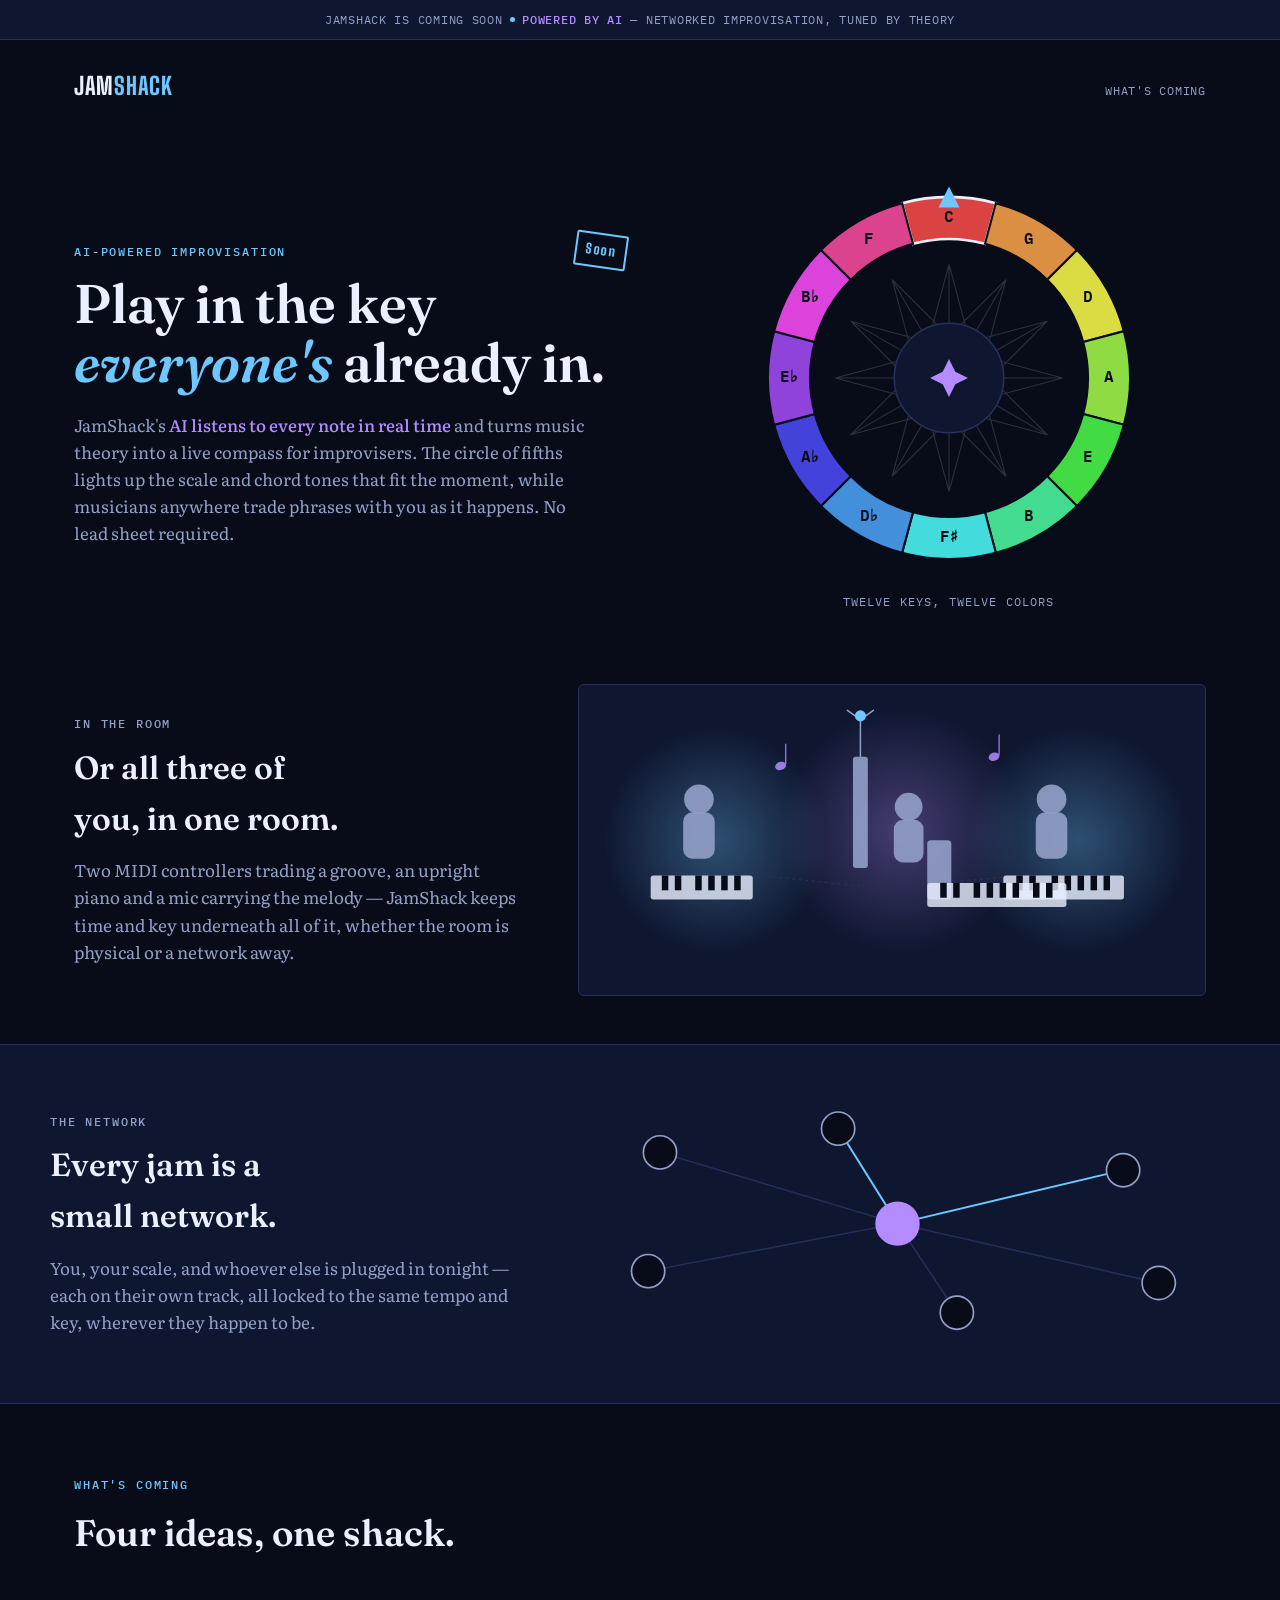
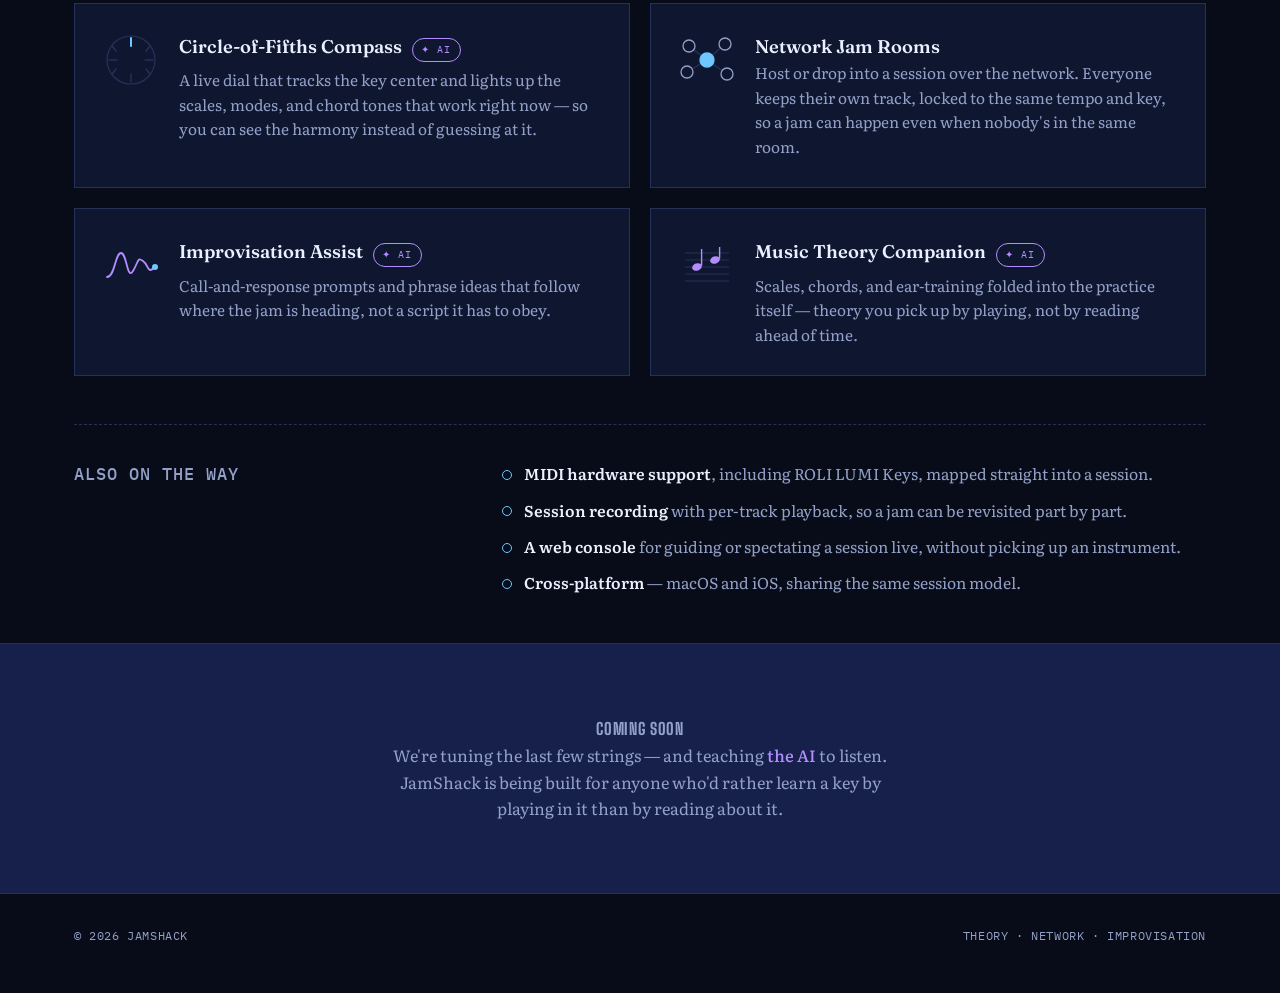
<file: www.jamshack.cloud/index.html>
<!DOCTYPE html>
<html lang="en">
<head>
<meta charset="UTF-8" />
<meta name="viewport" content="width=device-width, initial-scale=1.0" />
<title>JamShack — networked improvisation, tuned by theory</title>
<meta name="description" content="JamShack turns music theory into a live compass for improvisers, and lets musicians jam together over the network in real time. Coming soon." />
<link rel="preconnect" href="https://fonts.googleapis.com" />
<link rel="preconnect" href="https://fonts.gstatic.com" crossorigin />
<link href="https://fonts.googleapis.com/css2?family=Big+Shoulders+Display:wght@700;800&family=Fraunces:ital,wght@0,500;0,600;1,500&family=IBM+Plex+Mono:wght@400;500;600&family=Literata:ital,wght@0,400;0,500;1,400&display=swap" rel="stylesheet" />
<link rel="stylesheet" href="assets/style.css" />
</head>
<body>

<div class="banner">
  <div class="banner__inner">
    <span>JamShack is coming soon</span>
    <span class="banner__dot"></span>
    <span><strong>Powered by AI</strong> — networked improvisation, tuned by theory</span>
  </div>
</div>

<header class="site-header">
  <div class="wordmark">Jam<span>Shack</span></div>
  <nav>
    <a href="#features">What's coming</a>
  </nav>
</header>

<main>

  <section class="hero">
    <div class="hero__text">
      <span class="stamp">Soon</span>
      <p class="eyebrow">AI-powered improvisation</p>
      <h1>Play in the key <em>everyone's</em> already in.</h1>
      <p class="hero__desc measure">
        JamShack's <strong>AI listens to every note in real time</strong>
        and turns music theory into a live compass for improvisers. The
        circle of fifths lights up the scale and chord tones that fit the
        moment, while musicians anywhere trade phrases with you as it
        happens. No lead sheet required.
      </p>
    </div>

    <figure class="hero__graphic">
      <svg id="cof-dial" viewBox="0 0 380 380" role="img" aria-labelledby="cof-title cof-desc">
        <title id="cof-title">Circle of fifths dial</title>
        <desc id="cof-desc">A rotating dial of the twelve keys arranged by fifths, each key shown in its own color, with a star tracing their chromatic relationships.</desc>
        <circle class="hub-ring" cx="190" cy="190" r="172" />
        <g id="cof-rotor"></g>
        <polygon class="pointer" points="190,8 180,28 200,28" />
        <circle class="hub-fill" cx="190" cy="190" r="52" />
        <polygon class="hub-spark" points="190,172 196,184 208,190 196,196 190,208 184,196 172,190 184,184" />
      </svg>
      <figcaption>Twelve keys, twelve colors</figcaption>
    </figure>
  </section>

  <section class="live-room">
    <div>
      <p class="eyebrow">In the room</p>
      <h2>Or all three of you, in one room.</h2>
      <p>
        Two MIDI controllers trading a groove, an upright piano and a mic
        carrying the melody — JamShack keeps time and key underneath all
        of it, whether the room is physical or a network away.
      </p>
    </div>
    <div class="live-room__panel">
      <svg id="live-scene" viewBox="0 0 640 300" role="img" aria-labelledby="live-title">
        <title id="live-title">Illustration of two musicians playing MIDI keyboard controllers and a third at an upright piano singing into a microphone</title>

        <defs>
          <radialGradient id="glow-a" cx="50%" cy="50%" r="50%">
            <stop offset="0%" stop-color="var(--accent)" stop-opacity="0.32" />
            <stop offset="100%" stop-color="var(--accent)" stop-opacity="0" />
          </radialGradient>
          <radialGradient id="glow-b" cx="50%" cy="50%" r="50%">
            <stop offset="0%" stop-color="var(--accent-2)" stop-opacity="0.32" />
            <stop offset="100%" stop-color="var(--accent-2)" stop-opacity="0" />
          </radialGradient>
        </defs>

        <ellipse cx="130" cy="150" rx="120" ry="120" fill="url(#glow-a)" />
        <ellipse cx="330" cy="140" rx="130" ry="130" fill="url(#glow-b)" />
        <ellipse cx="520" cy="150" rx="120" ry="120" fill="url(#glow-a)" />

        <line class="cable" x1="150" y1="185" x2="290" y2="200" />
        <line class="cable" x1="380" y1="195" x2="500" y2="185" />

        <!-- musician 1: MIDI keyboard, left -->
        <g>
          <rect class="figure" x="95" y="120" width="34" height="50" rx="10" />
          <circle class="figure" cx="112" cy="106" r="16" />
          <rect class="keys--white" x="60" y="188" width="110" height="26" rx="3" />
          <g class="keys--black">
            <rect x="72" y="188" width="7" height="16" />
            <rect x="86" y="188" width="7" height="16" />
            <rect x="108" y="188" width="7" height="16" />
            <rect x="122" y="188" width="7" height="16" />
            <rect x="136" y="188" width="7" height="16" />
            <rect x="150" y="188" width="7" height="16" />
          </g>
        </g>

        <!-- musician 2: MIDI keyboard, right -->
        <g>
          <rect class="figure" x="475" y="120" width="34" height="50" rx="10" />
          <circle class="figure" cx="492" cy="106" r="16" />
          <rect class="keys--white" x="440" y="188" width="130" height="26" rx="3" />
          <g class="keys--black">
            <rect x="454" y="188" width="7" height="16" />
            <rect x="468" y="188" width="7" height="16" />
            <rect x="492" y="188" width="7" height="16" />
            <rect x="506" y="188" width="7" height="16" />
            <rect x="520" y="188" width="7" height="16" />
            <rect x="534" y="188" width="7" height="16" />
            <rect x="548" y="188" width="7" height="16" />
          </g>
        </g>

        <!-- musician 3: upright piano + mic, center -->
        <g>
          <rect class="figure" x="278" y="60" width="16" height="120" rx="3" />
          <line class="rig" x1="286" y1="60" x2="286" y2="20" />
          <line class="rig" x1="286" y1="20" x2="272" y2="10" />
          <line class="rig" x1="286" y1="20" x2="300" y2="10" />
          <circle class="mic-capsule" cx="286" cy="16" r="6" />

          <rect class="figure" x="322" y="128" width="32" height="46" rx="10" />
          <circle class="figure" cx="338" cy="114" r="15" />

          <rect class="figure" x="358" y="150" width="26" height="64" rx="4" />
          <rect class="keys--white" x="358" y="196" width="150" height="26" rx="3" />
          <g class="keys--black">
            <rect x="372" y="196" width="7" height="16" />
            <rect x="386" y="196" width="7" height="16" />
            <rect x="408" y="196" width="7" height="16" />
            <rect x="422" y="196" width="7" height="16" />
            <rect x="436" y="196" width="7" height="16" />
            <rect x="450" y="196" width="7" height="16" />
            <rect x="472" y="196" width="7" height="16" />
            <rect x="486" y="196" width="7" height="16" />
          </g>
        </g>

        <ellipse class="note-drift" cx="200" cy="70" rx="6" ry="4.4" transform="rotate(-18 200 70)" />
        <line class="stem" x1="205.5" y1="68" x2="205.5" y2="46" />
        <ellipse class="note-drift" cx="430" cy="60" rx="6" ry="4.4" transform="rotate(-18 430 60)" />
        <line class="stem" x1="435.5" y1="58" x2="435.5" y2="36" />
      </svg>
    </div>
  </section>

  <section class="network-strip">
    <div class="network-strip__inner">
      <div>
        <p class="eyebrow">The network</p>
        <h2>Every jam is a small network.</h2>
        <p>
          You, your scale, and whoever else is plugged in tonight — each
          on their own track, all locked to the same tempo and key,
          wherever they happen to be.
        </p>
      </div>
      <svg id="network-graphic" viewBox="0 0 560 220" role="img" aria-labelledby="net-title">
        <title id="net-title">Diagram of musicians connected over a network jam session</title>
        <line class="cable" x1="280" y1="110" x2="80" y2="50" />
        <line class="cable" x1="280" y1="110" x2="70" y2="150" />
        <line class="cable--live" x1="280" y1="110" x2="230" y2="30" />
        <line class="cable" x1="280" y1="110" x2="330" y2="185" />
        <line class="cable--live" x1="280" y1="110" x2="470" y2="65" />
        <line class="cable" x1="280" y1="110" x2="500" y2="160" />

        <circle class="pulse pulse--a" cx="80" cy="50" r="4" />
        <circle class="pulse pulse--b" cx="230" cy="30" r="4" />
        <circle class="pulse pulse--c" cx="470" cy="65" r="4" />

        <circle class="node" cx="80" cy="50" r="14" />
        <circle class="node" cx="70" cy="150" r="14" />
        <circle class="node" cx="230" cy="30" r="14" />
        <circle class="node" cx="330" cy="185" r="14" />
        <circle class="node" cx="470" cy="65" r="14" />
        <circle class="node" cx="500" cy="160" r="14" />
        <circle class="node node--you" cx="280" cy="110" r="18" />
      </svg>
    </div>
  </section>

  <section class="features" id="features">
    <div class="section-head">
      <p class="eyebrow">What's coming</p>
      <h2>Four ideas, one shack.</h2>
    </div>

    <div class="feature-grid">

      <article class="feature-card">
        <svg class="feature-card__icon icon-cof" viewBox="0 0 56 56" aria-hidden="true">
          <circle class="ring" cx="28" cy="28" r="24" />
          <g stroke-linecap="round">
            <line class="t t--root" x1="28" y1="6" x2="28" y2="14" />
            <line class="t" x1="47" y1="14" x2="43" y2="19" />
            <line class="t" x1="50" y1="28" x2="42" y2="28" />
            <line class="t" x1="47" y1="42" x2="43" y2="37" />
            <line class="t" x1="28" y1="50" x2="28" y2="42" />
            <line class="t" x1="9" y1="42" x2="13" y2="37" />
            <line class="t" x1="6" y1="28" x2="14" y2="28" />
            <line class="t" x1="9" y1="14" x2="13" y2="19" />
          </g>
        </svg>
        <div>
          <div class="feature-card__head">
            <h3>Circle-of-Fifths Compass</h3>
            <span class="ai-chip">✦ AI</span>
          </div>
          <p>A live dial that tracks the key center and lights up the scales, modes, and chord tones that work right now — so you can see the harmony instead of guessing at it.</p>
        </div>
      </article>

      <article class="feature-card">
        <svg class="feature-card__icon icon-net" viewBox="0 0 56 56" aria-hidden="true">
          <line class="c" x1="28" y1="28" x2="10" y2="14" />
          <line class="c" x1="28" y1="28" x2="8" y2="40" />
          <line class="c" x1="28" y1="28" x2="46" y2="12" />
          <line class="c" x1="28" y1="28" x2="48" y2="42" />
          <circle class="n" cx="10" cy="14" r="6" />
          <circle class="n" cx="8" cy="40" r="6" />
          <circle class="n" cx="46" cy="12" r="6" />
          <circle class="n" cx="48" cy="42" r="6" />
          <circle class="n n--you" cx="28" cy="28" r="7" />
        </svg>
        <div>
          <h3>Network Jam Rooms</h3>
          <p>Host or drop into a session over the network. Everyone keeps their own track, locked to the same tempo and key, so a jam can happen even when nobody's in the same room.</p>
        </div>
      </article>

      <article class="feature-card">
        <svg class="feature-card__icon icon-improv" viewBox="0 0 56 56" aria-hidden="true">
          <path class="scribble" d="M4 40 C 12 40, 12 16, 18 16 S 24 44, 30 34 S 34 20, 40 24 S 44 38, 52 30" />
          <circle class="dot" cx="52" cy="30" r="3" />
        </svg>
        <div>
          <div class="feature-card__head">
            <h3>Improvisation Assist</h3>
            <span class="ai-chip">✦ AI</span>
          </div>
          <p>Call-and-response prompts and phrase ideas that follow where the jam is heading, not a script it has to obey.</p>
        </div>
      </article>

      <article class="feature-card">
        <svg class="feature-card__icon icon-theory" viewBox="0 0 56 56" aria-hidden="true">
          <g class="staff">
            <line x1="6" y1="16" x2="50" y2="16" />
            <line x1="6" y1="23" x2="50" y2="23" />
            <line x1="6" y1="30" x2="50" y2="30" />
            <line x1="6" y1="37" x2="50" y2="37" />
            <line x1="6" y1="44" x2="50" y2="44" />
          </g>
          <ellipse class="note" cx="18" cy="30" rx="5" ry="3.6" transform="rotate(-18 18 30)" />
          <line class="stem" x1="22.6" y1="28.5" x2="22.6" y2="12" />
          <ellipse class="note" cx="36" cy="23" rx="5" ry="3.6" transform="rotate(-18 36 23)" />
          <line class="stem" x1="40.6" y1="21.5" x2="40.6" y2="10" />
        </svg>
        <div>
          <div class="feature-card__head">
            <h3>Music Theory Companion</h3>
            <span class="ai-chip">✦ AI</span>
          </div>
          <p>Scales, chords, and ear-training folded into the practice itself — theory you pick up by playing, not by reading ahead of time.</p>
        </div>
      </article>

    </div>

    <div class="also">
      <h3>Also on the way</h3>
      <ul>
        <li><strong>MIDI hardware support</strong>, including ROLI LUMI Keys, mapped straight into a session.</li>
        <li><strong>Session recording</strong> with per-track playback, so a jam can be revisited part by part.</li>
        <li><strong>A web console</strong> for guiding or spectating a session live, without picking up an instrument.</li>
        <li><strong>Cross-platform</strong> — macOS and iOS, sharing the same session model.</li>
      </ul>
    </div>
  </section>

  <section class="closing">
    <p class="closing__stamp">Coming soon</p>
    <p>We're tuning the last few strings — and teaching <strong>the AI</strong> to listen. JamShack is being built for anyone who'd rather learn a key by playing in it than by reading about it.</p>
  </section>

</main>

<footer>
  <span>© 2026 JamShack</span>
  <span>Theory · Network · Improvisation</span>
</footer>

<script src="assets/site.js"></script>
</body>
</html>
</file>
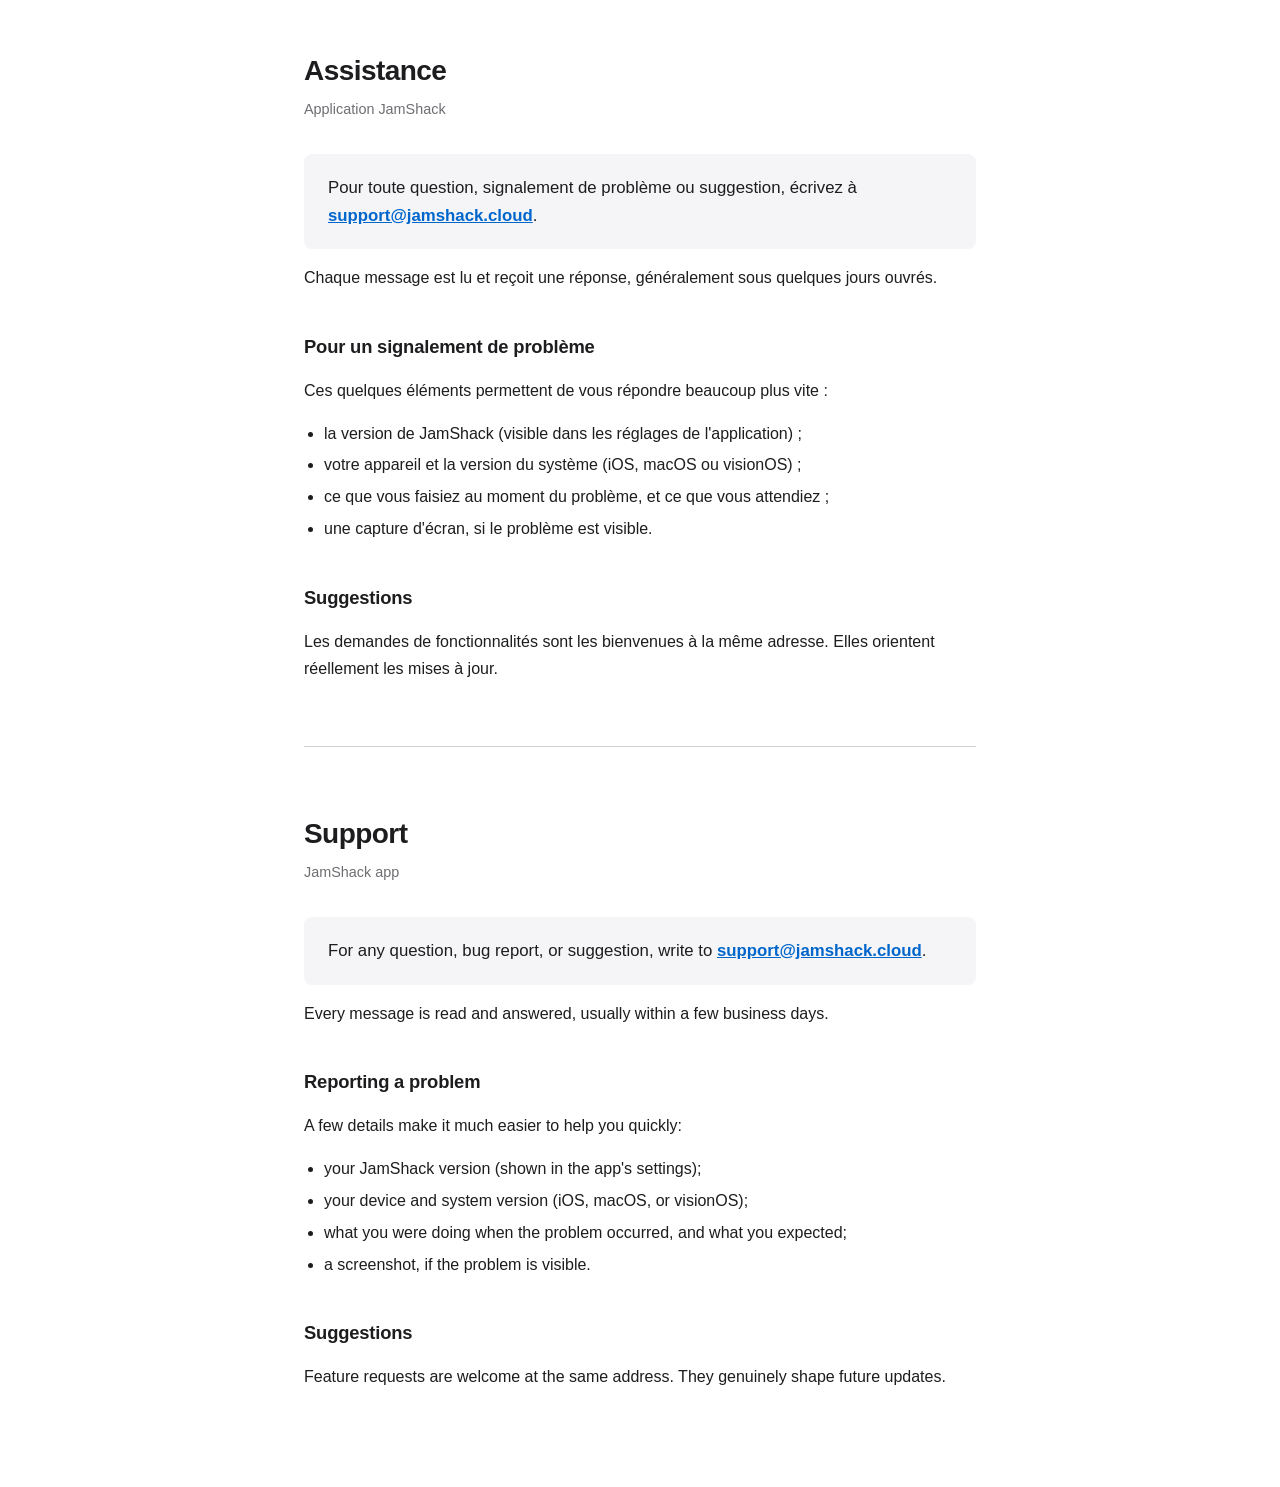
<file: www.jamshack.cloud/assistance.html>
<!DOCTYPE html>
<html lang="fr">
<head>
<meta charset="utf-8">
<meta name="viewport" content="width=device-width, initial-scale=1">
<title>JamShack — Assistance / Support</title>
<style>
  :root { color-scheme: light dark; }
  body {
    font: 16px/1.65 -apple-system, BlinkMacSystemFont, "Segoe UI", Roboto, sans-serif;
    max-width: 42rem;
    margin: 0 auto;
    padding: 3rem 1.5rem 5rem;
    color: #1d1d1f;
    background: #fff;
  }
  @media (prefers-color-scheme: dark) {
    body { color: #f5f5f7; background: #1c1c1e; }
    a { color: #6cb4ff; }
    hr { border-color: #3a3a3c; }
    .lede { background: #2c2c2e; }
  }
  h1 { font-size: 1.75rem; margin: 0 0 .25rem; letter-spacing: -.02em; }
  h2 { font-size: 1.15rem; margin: 2.5rem 0 .5rem; letter-spacing: -.01em; }
  .date { color: #6e6e73; font-size: .9rem; margin: 0 0 2rem; }
  .lede {
    background: #f5f5f7;
    border-radius: .5rem;
    padding: 1.25rem 1.5rem;
    margin: 0 0 1rem;
    font-size: 1.05rem;
  }
  .lede a { font-weight: 600; }
  ul { padding-left: 1.25rem; }
  li { margin: .35rem 0; }
  hr { border: 0; border-top: 1px solid #d2d2d7; margin: 4rem 0; }
  a { color: #0066cc; }
</style>
</head>
<body>

<!-- ═══════════════════════ FRANÇAIS ═══════════════════════ -->

<h1>Assistance</h1>
<p class="date">Application JamShack</p>

<p class="lede">Pour toute question, signalement de problème ou suggestion, écrivez à <a href="mailto:support@jamshack.cloud">support@jamshack.cloud</a>.</p>

<p>Chaque message est lu et reçoit une réponse, généralement sous quelques jours ouvrés.</p>

<h2>Pour un signalement de problème</h2>
<p>Ces quelques éléments permettent de vous répondre beaucoup plus vite :</p>
<ul>
  <li>la version de JamShack (visible dans les réglages de l'application) ;</li>
  <li>votre appareil et la version du système (iOS, macOS ou visionOS) ;</li>
  <li>ce que vous faisiez au moment du problème, et ce que vous attendiez ;</li>
  <li>une capture d'écran, si le problème est visible.</li>
</ul>

<h2>Suggestions</h2>
<p>Les demandes de fonctionnalités sont les bienvenues à la même adresse. Elles orientent réellement les mises à jour.</p>

<hr>

<!-- ═══════════════════════ ENGLISH ═══════════════════════ -->

<div lang="en">

<h1>Support</h1>
<p class="date">JamShack app</p>

<p class="lede">For any question, bug report, or suggestion, write to <a href="mailto:support@jamshack.cloud">support@jamshack.cloud</a>.</p>

<p>Every message is read and answered, usually within a few business days.</p>

<h2>Reporting a problem</h2>
<p>A few details make it much easier to help you quickly:</p>
<ul>
  <li>your JamShack version (shown in the app's settings);</li>
  <li>your device and system version (iOS, macOS, or visionOS);</li>
  <li>what you were doing when the problem occurred, and what you expected;</li>
  <li>a screenshot, if the problem is visible.</li>
</ul>

<h2>Suggestions</h2>
<p>Feature requests are welcome at the same address. They genuinely shape future updates.</p>

</div>

</body>
</html>
</file>
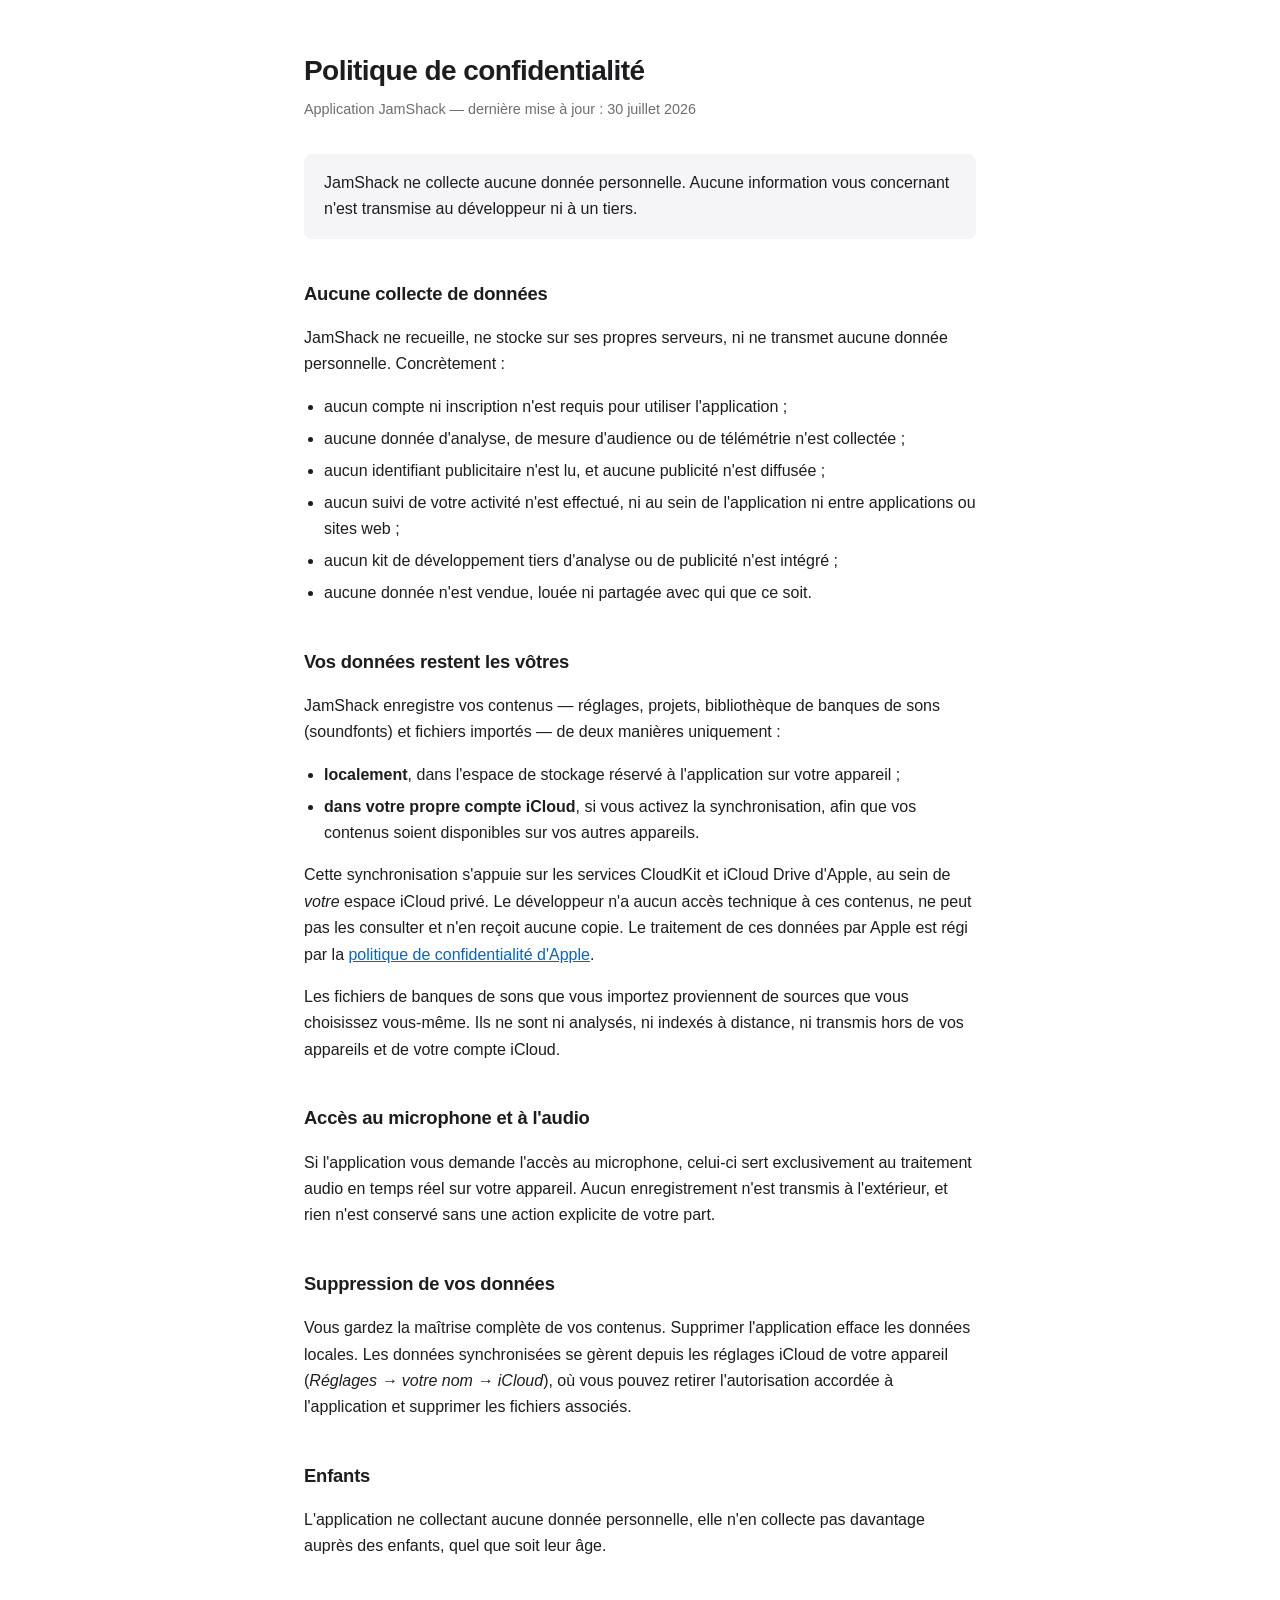
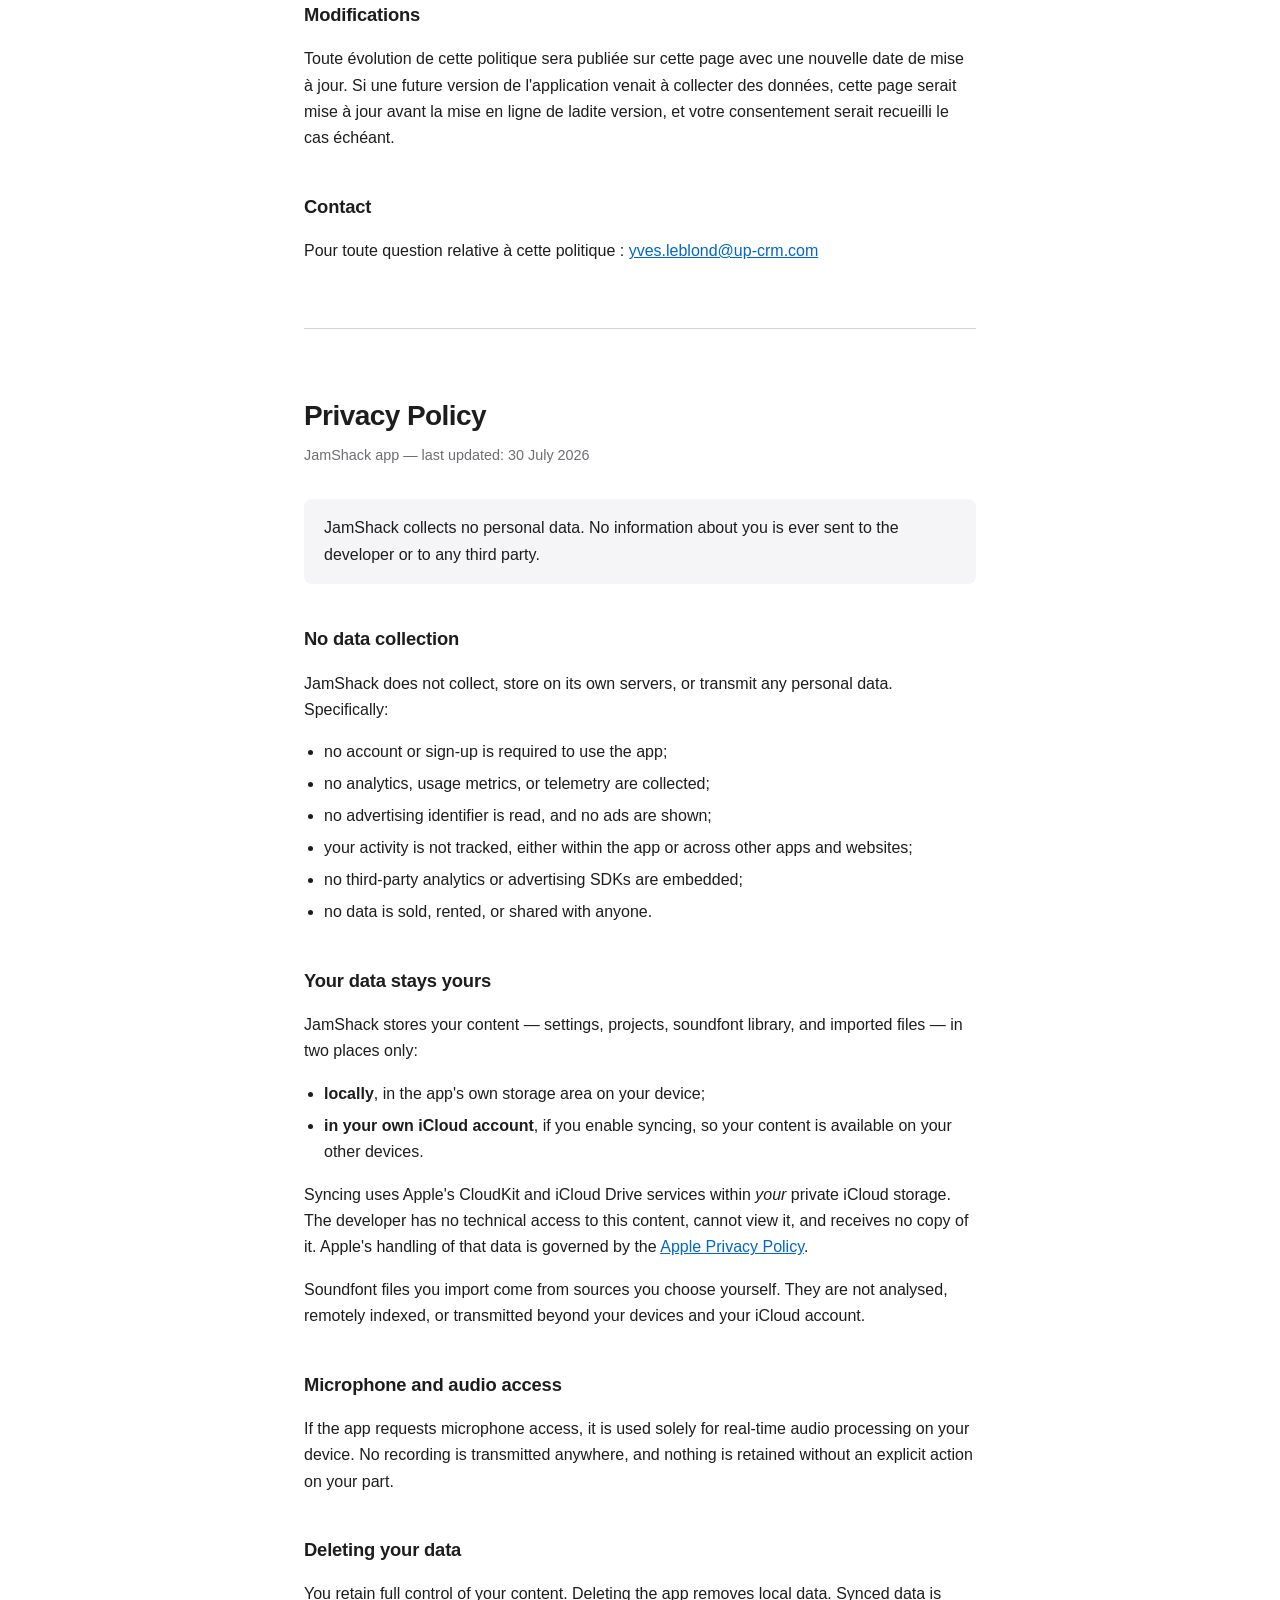
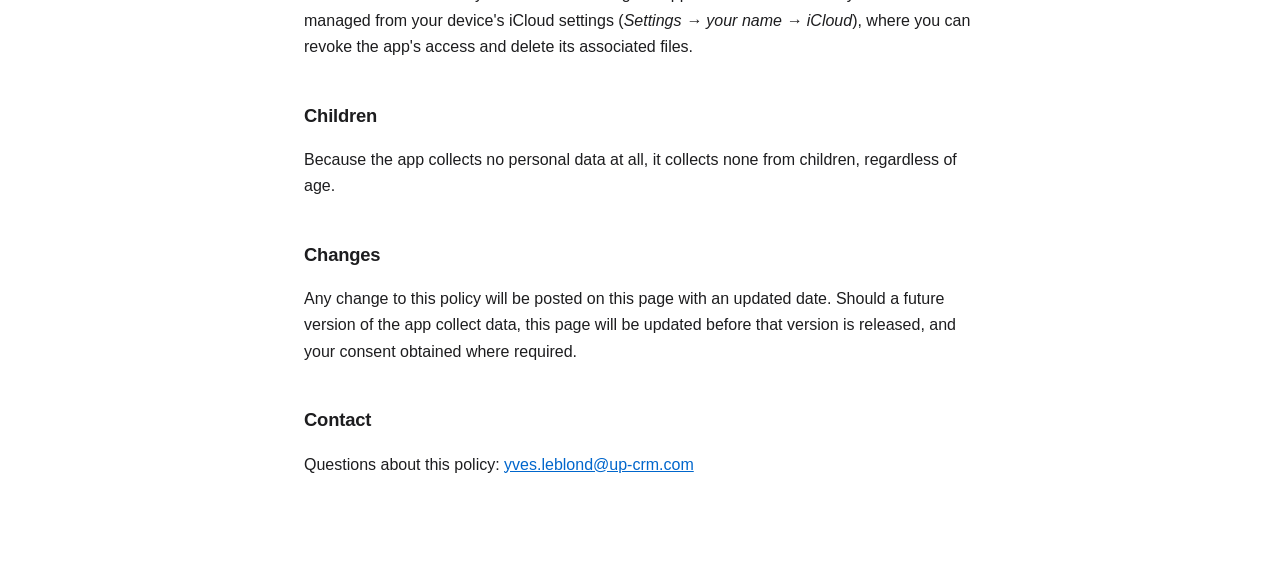
<file: www.jamshack.cloud/privacy.html>
<!DOCTYPE html>
<html lang="fr">
<head>
<meta charset="utf-8">
<meta name="viewport" content="width=device-width, initial-scale=1">
<title>JamShack — Politique de confidentialité / Privacy Policy</title>
<style>
  :root { color-scheme: light dark; }
  body {
    font: 16px/1.65 -apple-system, BlinkMacSystemFont, "Segoe UI", Roboto, sans-serif;
    max-width: 42rem;
    margin: 0 auto;
    padding: 3rem 1.5rem 5rem;
    color: #1d1d1f;
    background: #fff;
  }
  @media (prefers-color-scheme: dark) {
    body { color: #f5f5f7; background: #1c1c1e; }
    a { color: #6cb4ff; }
    hr { border-color: #3a3a3c; }
    .lede { background: #2c2c2e; }
  }
  h1 { font-size: 1.75rem; margin: 0 0 .25rem; letter-spacing: -.02em; }
  h2 { font-size: 1.15rem; margin: 2.5rem 0 .5rem; letter-spacing: -.01em; }
  .date { color: #6e6e73; font-size: .9rem; margin: 0 0 2rem; }
  .lede {
    background: #f5f5f7;
    border-radius: .5rem;
    padding: 1rem 1.25rem;
    margin: 0 0 1rem;
    font-weight: 500;
  }
  ul { padding-left: 1.25rem; }
  li { margin: .35rem 0; }
  hr { border: 0; border-top: 1px solid #d2d2d7; margin: 4rem 0; }
  a { color: #0066cc; }
  .lang-note { color: #6e6e73; font-size: .85rem; }
</style>
</head>
<body>

<!-- ═══════════════════════ FRANÇAIS ═══════════════════════ -->

<h1>Politique de confidentialité</h1>
<p class="date">Application JamShack — dernière mise à jour : 30 juillet 2026</p>

<p class="lede">JamShack ne collecte aucune donnée personnelle. Aucune information vous concernant n'est transmise au développeur ni à un tiers.</p>

<h2>Aucune collecte de données</h2>
<p>JamShack ne recueille, ne stocke sur ses propres serveurs, ni ne transmet aucune donnée personnelle. Concrètement :</p>
<ul>
  <li>aucun compte ni inscription n'est requis pour utiliser l'application ;</li>
  <li>aucune donnée d'analyse, de mesure d'audience ou de télémétrie n'est collectée ;</li>
  <li>aucun identifiant publicitaire n'est lu, et aucune publicité n'est diffusée ;</li>
  <li>aucun suivi de votre activité n'est effectué, ni au sein de l'application ni entre applications ou sites web ;</li>
  <li>aucun kit de développement tiers d'analyse ou de publicité n'est intégré ;</li>
  <li>aucune donnée n'est vendue, louée ni partagée avec qui que ce soit.</li>
</ul>

<h2>Vos données restent les vôtres</h2>
<p>JamShack enregistre vos contenus — réglages, projets, bibliothèque de banques de sons (soundfonts) et fichiers importés — de deux manières uniquement :</p>
<ul>
  <li><strong>localement</strong>, dans l'espace de stockage réservé à l'application sur votre appareil ;</li>
  <li><strong>dans votre propre compte iCloud</strong>, si vous activez la synchronisation, afin que vos contenus soient disponibles sur vos autres appareils.</li>
</ul>
<p>Cette synchronisation s'appuie sur les services CloudKit et iCloud Drive d'Apple, au sein de <em>votre</em> espace iCloud privé. Le développeur n'a aucun accès technique à ces contenus, ne peut pas les consulter et n'en reçoit aucune copie. Le traitement de ces données par Apple est régi par la <a href="https://www.apple.com/legal/privacy/fr-ww/">politique de confidentialité d'Apple</a>.</p>
<p>Les fichiers de banques de sons que vous importez proviennent de sources que vous choisissez vous-même. Ils ne sont ni analysés, ni indexés à distance, ni transmis hors de vos appareils et de votre compte iCloud.</p>

<h2>Accès au microphone et à l'audio</h2>
<p>Si l'application vous demande l'accès au microphone, celui-ci sert exclusivement au traitement audio en temps réel sur votre appareil. Aucun enregistrement n'est transmis à l'extérieur, et rien n'est conservé sans une action explicite de votre part.</p>

<h2>Suppression de vos données</h2>
<p>Vous gardez la maîtrise complète de vos contenus. Supprimer l'application efface les données locales. Les données synchronisées se gèrent depuis les réglages iCloud de votre appareil (<em>Réglages → votre nom → iCloud</em>), où vous pouvez retirer l'autorisation accordée à l'application et supprimer les fichiers associés.</p>

<h2>Enfants</h2>
<p>L'application ne collectant aucune donnée personnelle, elle n'en collecte pas davantage auprès des enfants, quel que soit leur âge.</p>

<h2>Modifications</h2>
<p>Toute évolution de cette politique sera publiée sur cette page avec une nouvelle date de mise à jour. Si une future version de l'application venait à collecter des données, cette page serait mise à jour avant la mise en ligne de ladite version, et votre consentement serait recueilli le cas échéant.</p>

<h2>Contact</h2>
<p>Pour toute question relative à cette politique : <a href="mailto:yves.leblond@up-crm.com">yves.leblond@up-crm.com</a></p>

<hr>

<!-- ═══════════════════════ ENGLISH ═══════════════════════ -->

<h1 lang="en">Privacy Policy</h1>
<p class="date" lang="en">JamShack app — last updated: 30 July 2026</p>

<p class="lede" lang="en">JamShack collects no personal data. No information about you is ever sent to the developer or to any third party.</p>

<div lang="en">

<h2>No data collection</h2>
<p>JamShack does not collect, store on its own servers, or transmit any personal data. Specifically:</p>
<ul>
  <li>no account or sign-up is required to use the app;</li>
  <li>no analytics, usage metrics, or telemetry are collected;</li>
  <li>no advertising identifier is read, and no ads are shown;</li>
  <li>your activity is not tracked, either within the app or across other apps and websites;</li>
  <li>no third-party analytics or advertising SDKs are embedded;</li>
  <li>no data is sold, rented, or shared with anyone.</li>
</ul>

<h2>Your data stays yours</h2>
<p>JamShack stores your content — settings, projects, soundfont library, and imported files — in two places only:</p>
<ul>
  <li><strong>locally</strong>, in the app's own storage area on your device;</li>
  <li><strong>in your own iCloud account</strong>, if you enable syncing, so your content is available on your other devices.</li>
</ul>
<p>Syncing uses Apple's CloudKit and iCloud Drive services within <em>your</em> private iCloud storage. The developer has no technical access to this content, cannot view it, and receives no copy of it. Apple's handling of that data is governed by the <a href="https://www.apple.com/legal/privacy/">Apple Privacy Policy</a>.</p>
<p>Soundfont files you import come from sources you choose yourself. They are not analysed, remotely indexed, or transmitted beyond your devices and your iCloud account.</p>

<h2>Microphone and audio access</h2>
<p>If the app requests microphone access, it is used solely for real-time audio processing on your device. No recording is transmitted anywhere, and nothing is retained without an explicit action on your part.</p>

<h2>Deleting your data</h2>
<p>You retain full control of your content. Deleting the app removes local data. Synced data is managed from your device's iCloud settings (<em>Settings → your name → iCloud</em>), where you can revoke the app's access and delete its associated files.</p>

<h2>Children</h2>
<p>Because the app collects no personal data at all, it collects none from children, regardless of age.</p>

<h2>Changes</h2>
<p>Any change to this policy will be posted on this page with an updated date. Should a future version of the app collect data, this page will be updated before that version is released, and your consent obtained where required.</p>

<h2>Contact</h2>
<p>Questions about this policy: <a href="mailto:yves.leblond@up-crm.com">yves.leblond@up-crm.com</a></p>

</div>

</body>
</html>
</file>
<file: www.jamshack.cloud/assets/style.css>
/* ============================================================
   JamShack — landing page styles
   Deliberately single-theme: a midnight-blue live room, lit by
   stage glow and the twelve colors of the circle of fifths.
   ============================================================ */

:root {
  --bg: #080C18;
  --bg-panel: #0F1730;
  --bg-panel-2: #16204A;
  --ink: #EAF0FF;
  --ink-soft: #93A0C8;
  --rule: #263159;
  --accent: #6EC8FF;
  --accent-ink: #041524;
  --accent-2: #B48CFF;
  --accent-2-ink: #180C33;
  --shadow: rgba(0, 0, 0, 0.55);

  --font-display: "Fraunces", "Iowan Old Style", ui-serif, serif;
  --font-body: "Literata", "Iowan Old Style", ui-serif, Georgia, serif;
  --font-stencil: "Big Shoulders Display", "Arial Narrow", sans-serif;
  --font-mono: "IBM Plex Mono", ui-monospace, SFMono-Regular, Menlo, monospace;

  --measure: 34rem;
}

* { box-sizing: border-box; }

html { color-scheme: dark; }

body {
  margin: 0;
  background: var(--bg);
  color: var(--ink);
  font-family: var(--font-body);
  font-size: 17px;
  line-height: 1.6;
  -webkit-font-smoothing: antialiased;
}

img, svg { display: block; max-width: 100%; }

a { color: inherit; }

h1, h2, h3 {
  font-family: var(--font-display);
  font-weight: 600;
  text-wrap: balance;
  margin: 0;
  color: var(--ink);
}

p { margin: 0; }

.eyebrow {
  font-family: var(--font-mono);
  font-size: 0.72rem;
  letter-spacing: 0.16em;
  text-transform: uppercase;
  color: var(--accent);
  font-weight: 500;
}

.ai-chip {
  display: inline-flex;
  align-items: center;
  gap: 0.3em;
  font-family: var(--font-mono);
  font-size: 0.62rem;
  letter-spacing: 0.1em;
  text-transform: uppercase;
  color: var(--accent-2);
  border: 1px solid var(--accent-2);
  border-radius: 20px;
  padding: 0.18rem 0.55rem 0.2rem;
  white-space: nowrap;
}

.measure { max-width: var(--measure); }

/* ---------- announcement banner ---------- */

.banner {
  background: var(--bg-panel);
  border-bottom: 1px solid var(--rule);
}

.banner__inner {
  max-width: 1180px;
  margin: 0 auto;
  padding: 0.6rem 1.5rem;
  display: flex;
  align-items: center;
  justify-content: center;
  gap: 0.6em;
  font-family: var(--font-mono);
  font-size: 0.76rem;
  letter-spacing: 0.06em;
  text-transform: uppercase;
  text-align: center;
  color: var(--ink-soft);
  flex-wrap: wrap;
}

.banner__inner strong {
  color: var(--accent-2);
  font-weight: 500;
}

.banner__dot {
  width: 5px;
  height: 5px;
  border-radius: 50%;
  background: var(--accent);
}

/* ---------- header ---------- */

.site-header {
  max-width: 1180px;
  margin: 0 auto;
  padding: 1.7rem 1.5rem 0;
  display: flex;
  align-items: baseline;
  justify-content: space-between;
  gap: 1rem;
}

.wordmark {
  font-family: var(--font-stencil);
  font-weight: 800;
  font-size: 1.5rem;
  letter-spacing: 0.03em;
  text-transform: uppercase;
}

.wordmark span { color: var(--accent); }

.site-header nav a {
  font-family: var(--font-mono);
  font-size: 0.78rem;
  letter-spacing: 0.06em;
  text-transform: uppercase;
  text-decoration: none;
  color: var(--ink-soft);
  border-bottom: 1px solid transparent;
  padding-bottom: 2px;
}

.site-header nav a:hover,
.site-header nav a:focus-visible {
  color: var(--accent);
  border-bottom-color: var(--accent);
}

/* ---------- hero ---------- */

.hero {
  max-width: 1180px;
  margin: 0 auto;
  padding: 3.5rem 1.5rem 2rem;
  display: grid;
  grid-template-columns: minmax(0, 1.05fr) minmax(0, 0.95fr);
  gap: 3rem;
  align-items: center;
}

.hero__text { position: relative; }

.hero h1 {
  font-size: clamp(2.2rem, 5vw, 3.4rem);
  line-height: 1.08;
  margin: 0.9rem 0 1.2rem;
  max-width: 15ch;
}

.hero h1 em {
  font-style: italic;
  color: var(--accent);
}

.hero__desc {
  font-size: 1.05rem;
  color: var(--ink-soft);
  max-width: 32rem;
}

.hero__desc strong {
  color: var(--accent-2);
  font-weight: 500;
}

.stamp {
  position: absolute;
  top: -0.6rem;
  right: 1rem;
  font-family: var(--font-stencil);
  font-weight: 800;
  font-size: 0.85rem;
  letter-spacing: 0.12em;
  color: var(--accent);
  border: 2px solid var(--accent);
  padding: 0.3rem 0.55rem;
  transform: rotate(8deg);
  border-radius: 2px;
}

@media (max-width: 640px) {
  .stamp { position: static; display: inline-block; margin-bottom: 1rem; transform: rotate(-3deg); }
}

.hero__graphic {
  display: flex;
  flex-direction: column;
  align-items: center;
  gap: 0.9rem;
}

.hero__graphic figcaption {
  font-family: var(--font-mono);
  font-size: 0.72rem;
  letter-spacing: 0.1em;
  text-transform: uppercase;
  color: var(--ink-soft);
  text-align: center;
}

#cof-dial { width: min(100%, 400px); height: auto; }

#cof-dial .hub-ring { fill: none; stroke: var(--rule); stroke-width: 1; }
#cof-dial .hub-fill { fill: var(--bg-panel); stroke: var(--rule); stroke-width: 1.5; }
#cof-dial .hub-spark { fill: var(--accent-2); }
#cof-dial .wedge { stroke: var(--bg); stroke-width: 2; }
#cof-dial .wedge--root { stroke: var(--ink); stroke-width: 2.5; }
#cof-dial .fifths-path { fill: none; stroke: var(--ink); stroke-width: 1; opacity: 0.16; }
#cof-dial .tick-label {
  font-family: var(--font-mono);
  font-weight: 600;
  font-size: 15px;
  fill: var(--bg);
  text-anchor: middle;
  dominant-baseline: middle;
}
#cof-dial .pointer { fill: var(--accent); }

#cof-rotor { transform-origin: 190px 190px; animation: cof-spin 140s linear infinite; }

@media (prefers-reduced-motion: reduce) {
  #cof-rotor { animation: none; }
}

@keyframes cof-spin {
  from { transform: rotate(0deg); }
  to { transform: rotate(360deg); }
}

/* ---------- live-room ---------- */

.live-room {
  max-width: 1180px;
  margin: 0 auto;
  padding: 1.5rem 1.5rem 3rem;
  display: grid;
  grid-template-columns: minmax(0, 0.85fr) minmax(0, 1.15fr);
  gap: 2.5rem;
  align-items: center;
}

@media (max-width: 860px) {
  .live-room { grid-template-columns: 1fr; }
}

.live-room h2 {
  font-size: clamp(1.5rem, 3vw, 2rem);
  margin: 0.5rem 0 0.75rem;
  max-width: 18ch;
}

.live-room p { color: var(--ink-soft); max-width: 28rem; }

.live-room__panel {
  background: var(--bg-panel);
  border: 1px solid var(--rule);
  border-radius: 6px;
  padding: 1rem;
}

#live-scene { width: 100%; height: auto; }
#live-scene .cable { stroke: var(--rule); stroke-width: 1.4; stroke-dasharray: 3 4; }
#live-scene .figure { fill: var(--ink-soft); opacity: 0.9; }
#live-scene .keys--white { fill: var(--ink); opacity: 0.8; }
#live-scene .keys--black { fill: var(--bg); }
#live-scene .rig { fill: none; stroke: var(--ink-soft); stroke-width: 1.6; stroke-linecap: round; }
#live-scene .mic-capsule { fill: var(--accent); }
#live-scene .note-drift { fill: var(--accent-2); opacity: 0.85; }
#live-scene .stem { stroke: var(--accent-2); stroke-width: 1.4; opacity: 0.85; }

/* ---------- network strip ---------- */

.network-strip {
  background: var(--bg-panel);
  border-top: 1px solid var(--rule);
  border-bottom: 1px solid var(--rule);
  padding: 3rem 1.5rem;
}

.network-strip__inner {
  max-width: 1180px;
  margin: 0 auto;
  display: grid;
  grid-template-columns: minmax(0, 1fr) minmax(0, 1.4fr);
  gap: 2.5rem;
  align-items: center;
}

.network-strip h2 {
  font-size: clamp(1.5rem, 3vw, 2rem);
  margin: 0.5rem 0 0.75rem;
  max-width: 16ch;
}

.network-strip p {
  color: var(--ink-soft);
  max-width: 30rem;
}

#network-graphic { width: 100%; height: auto; }
#network-graphic .cable { stroke: var(--rule); stroke-width: 1.2; }
#network-graphic .cable--live { stroke: var(--accent); stroke-width: 1.6; }
#network-graphic .node { fill: var(--bg); stroke: var(--ink-soft); stroke-width: 1.4; }
#network-graphic .node--you { fill: var(--accent-2); stroke: var(--accent-2); }
#network-graphic .pulse {
  fill: var(--accent);
  opacity: 0;
  animation: pulse-travel 4s ease-in-out infinite;
}
#network-graphic .pulse--b { animation-delay: 1.3s; }
#network-graphic .pulse--c { animation-delay: 2.6s; }

@keyframes pulse-travel {
  0% { opacity: 0; }
  8% { opacity: 1; }
  92% { opacity: 1; }
  100% { opacity: 0; }
}

@media (prefers-reduced-motion: reduce) {
  #network-graphic .pulse { animation: none; opacity: 0.85; }
}

/* ---------- features ---------- */

.features {
  max-width: 1180px;
  margin: 0 auto;
  padding: 4.5rem 1.5rem 3rem;
}

.section-head {
  max-width: 34rem;
  margin-bottom: 2.5rem;
}

.section-head h2 {
  font-size: clamp(1.7rem, 3.5vw, 2.3rem);
  margin: 0.6rem 0 0;
}

.feature-grid {
  display: grid;
  grid-template-columns: repeat(2, minmax(0, 1fr));
  gap: 1.25rem;
}

@media (max-width: 760px) {
  .feature-grid { grid-template-columns: 1fr; }
}

.feature-card {
  background: var(--bg-panel);
  border: 1px solid var(--rule);
  padding: 1.75rem;
  display: flex;
  gap: 1.25rem;
  align-items: flex-start;
}

.feature-card__icon {
  flex: none;
  width: 56px;
  height: 56px;
}

.feature-card__head {
  display: flex;
  align-items: baseline;
  gap: 0.6rem;
  flex-wrap: wrap;
  margin-bottom: 0.4rem;
}

.feature-card h3 { font-size: 1.15rem; margin: 0; }

.feature-card p {
  color: var(--ink-soft);
  font-size: 0.96rem;
}

/* mini icon shared styles */
.icon-cof .t { stroke: var(--rule); stroke-width: 1.4; }
.icon-cof .t--root { stroke: var(--accent); stroke-width: 2; }
.icon-cof .ring { fill: none; stroke: var(--rule); stroke-width: 1.2; }

.icon-net .c { stroke: var(--rule); stroke-width: 1.3; }
.icon-net .n { fill: var(--bg-panel); stroke: var(--ink-soft); stroke-width: 1.3; }
.icon-net .n--you { fill: var(--accent); stroke: var(--accent); }

.icon-improv .scribble { fill: none; stroke: var(--accent-2); stroke-width: 1.8; stroke-linecap: round; }
.icon-improv .dot { fill: var(--accent); }

.icon-theory .staff { stroke: var(--rule); stroke-width: 1.2; }
.icon-theory .note { fill: var(--accent-2); }
.icon-theory .stem { stroke: var(--accent-2); stroke-width: 1.4; }

/* ---------- also-list ---------- */

.also {
  margin-top: 3rem;
  padding-top: 2.25rem;
  border-top: 1px dashed var(--rule);
  display: grid;
  grid-template-columns: minmax(0, 0.9fr) minmax(0, 1.6fr);
  gap: 2rem;
}

@media (max-width: 700px) {
  .also { grid-template-columns: 1fr; }
}

.also h3 {
  font-size: 1.05rem;
  font-family: var(--font-mono);
  text-transform: uppercase;
  letter-spacing: 0.06em;
  font-weight: 500;
  color: var(--ink-soft);
}

.also ul {
  margin: 0;
  padding: 0;
  list-style: none;
  display: grid;
  gap: 0.7rem;
}

.also li {
  padding-left: 1.4rem;
  position: relative;
  color: var(--ink-soft);
  font-size: 0.98rem;
}

.also li::before {
  content: "";
  position: absolute;
  left: 0;
  top: 0.55em;
  width: 8px;
  height: 8px;
  border: 1.4px solid var(--accent);
  border-radius: 50%;
}

.also li strong { color: var(--ink); font-weight: 600; }

/* ---------- closing ---------- */

.closing {
  background: var(--bg-panel-2);
  border-top: 1px solid var(--rule);
  border-bottom: 1px solid var(--rule);
  padding: 4.5rem 1.5rem;
  text-align: center;
}

.closing__stamp {
  font-family: var(--font-stencil);
  font-weight: 800;
  font-size: clamp(2.2rem, 8vw, 4.2rem);
  letter-spacing: 0.04em;
  text-transform: uppercase;
  margin: 0 0 0.75rem;
  color: var(--ink);
}

.closing p {
  max-width: 32rem;
  margin: 0 auto;
  color: var(--ink-soft);
  font-size: 1.02rem;
}

.closing p strong { color: var(--accent-2); font-weight: 500; }

/* ---------- footer ---------- */

footer {
  max-width: 1180px;
  margin: 0 auto;
  padding: 2rem 1.5rem 3rem;
  display: flex;
  justify-content: space-between;
  gap: 1rem;
  flex-wrap: wrap;
  font-family: var(--font-mono);
  font-size: 0.75rem;
  letter-spacing: 0.05em;
  text-transform: uppercase;
  color: var(--ink-soft);
}

:focus-visible {
  outline: 2px solid var(--accent);
  outline-offset: 2px;
}
</file>
